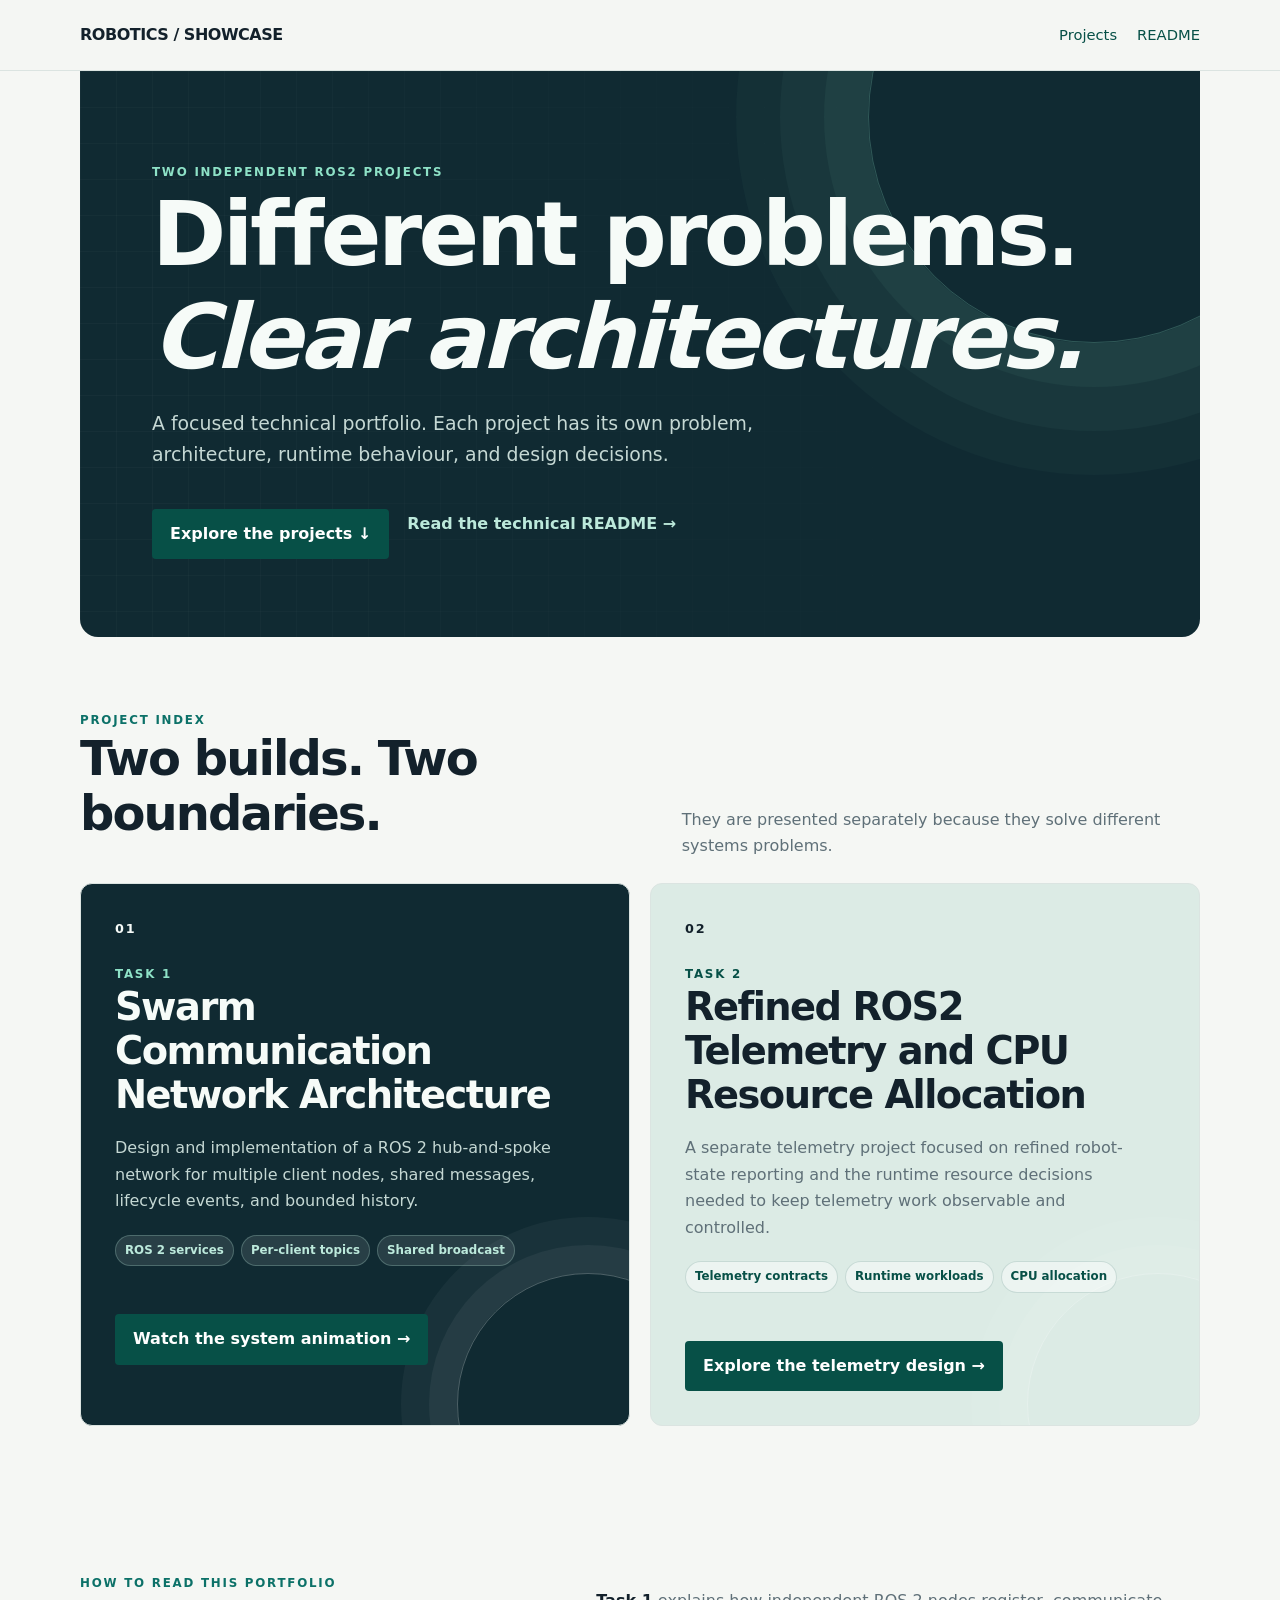
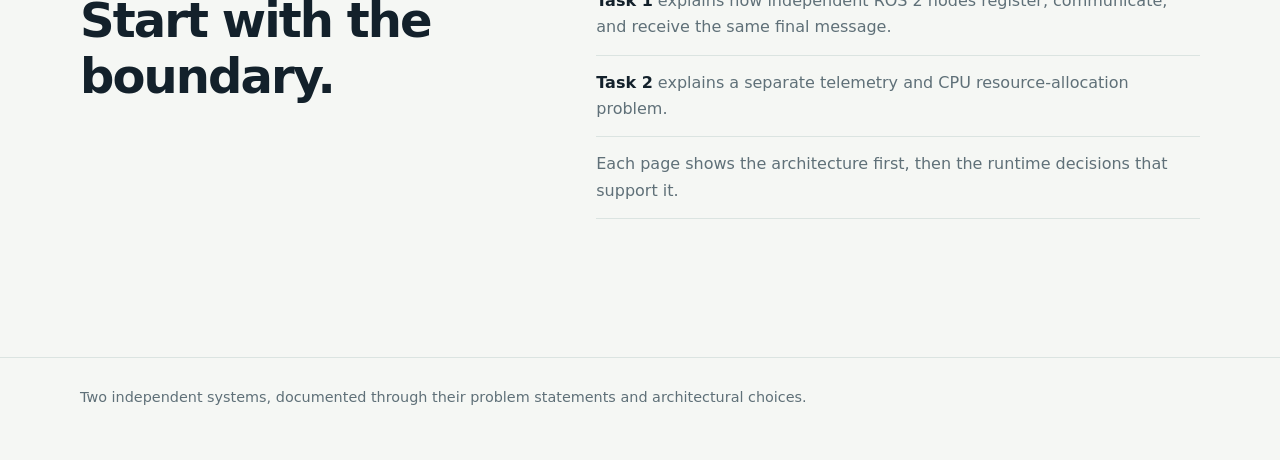
<file: site/index.html>
<!doctype html>
<html lang="en">
<head><meta charset="utf-8"><meta name="viewport" content="width=device-width, initial-scale=1"><meta name="description" content="Two independent robotics projects: swarm communication network architecture and refined ROS2 telemetry."><title>Robotics Projects — Brennan Ow Yong</title><link rel="stylesheet" href="styles.css"></head>
<body>
<header class="topbar"><div class="wrap nav"><a class="brand" href="index.html">ROBOTICS / SHOWCASE</a><nav><a href="#projects">Projects</a><a href="https://github.com/BrennanOwYong/robotics_showcase">README</a></nav></div></header>
<main>
  <section class="wrap hero"><div class="eyebrow">Two independent ROS2 projects</div><h1>Different problems.<br><em>Clear architectures.</em></h1><p class="lede">A focused technical portfolio. Each project has its own problem, architecture, runtime behaviour, and design decisions.</p><div class="hero-actions"><a class="button" href="#projects">Explore the projects ↓</a><a class="text-link" href="https://github.com/BrennanOwYong/robotics_showcase">Read the technical README →</a></div></section>
  <section class="wrap section" id="projects"><div class="section-head"><div><div class="eyebrow">Project index</div><h2>Two builds. Two boundaries.</h2></div><p>They are presented separately because they solve different systems problems.</p></div>
    <div class="project-pair">
      <article class="project-panel task-panel"><div class="project-number">01</div><div class="eyebrow">Task 1</div><h2>Swarm Communication Network Architecture</h2><p>Design and implementation of a ROS 2 hub-and-spoke network for multiple client nodes, shared messages, lifecycle events, and bounded history.</p><div class="project-points"><span>ROS 2 services</span><span>Per-client topics</span><span>Shared broadcast</span></div><a class="button" href="task1.html">Watch the system animation →</a></article>
      <article class="project-panel telemetry-panel"><div class="project-number">02</div><div class="eyebrow">Task 2</div><h2>Refined ROS2 Telemetry and CPU Resource Allocation</h2><p>A separate telemetry project focused on refined robot-state reporting and the runtime resource decisions needed to keep telemetry work observable and controlled.</p><div class="project-points"><span>Telemetry contracts</span><span>Runtime workloads</span><span>CPU allocation</span></div><a class="button" href="telemetry.html">Explore the telemetry design →</a></article>
    </div>
  </section>
  <section class="wrap section split"><div><div class="eyebrow">How to read this portfolio</div><h2>Start with the boundary.</h2></div><div class="decision-stack"><p><strong>Task 1</strong> explains how independent ROS 2 nodes register, communicate, and receive the same final message.</p><p><strong>Task 2</strong> explains a separate telemetry and CPU resource-allocation problem.</p><p>Each page shows the architecture first, then the runtime decisions that support it.</p></div></section>
</main><footer class="site-footer"><div class="wrap">Two independent systems, documented through their problem statements and architectural choices.</div></footer>
</body></html>
</file>
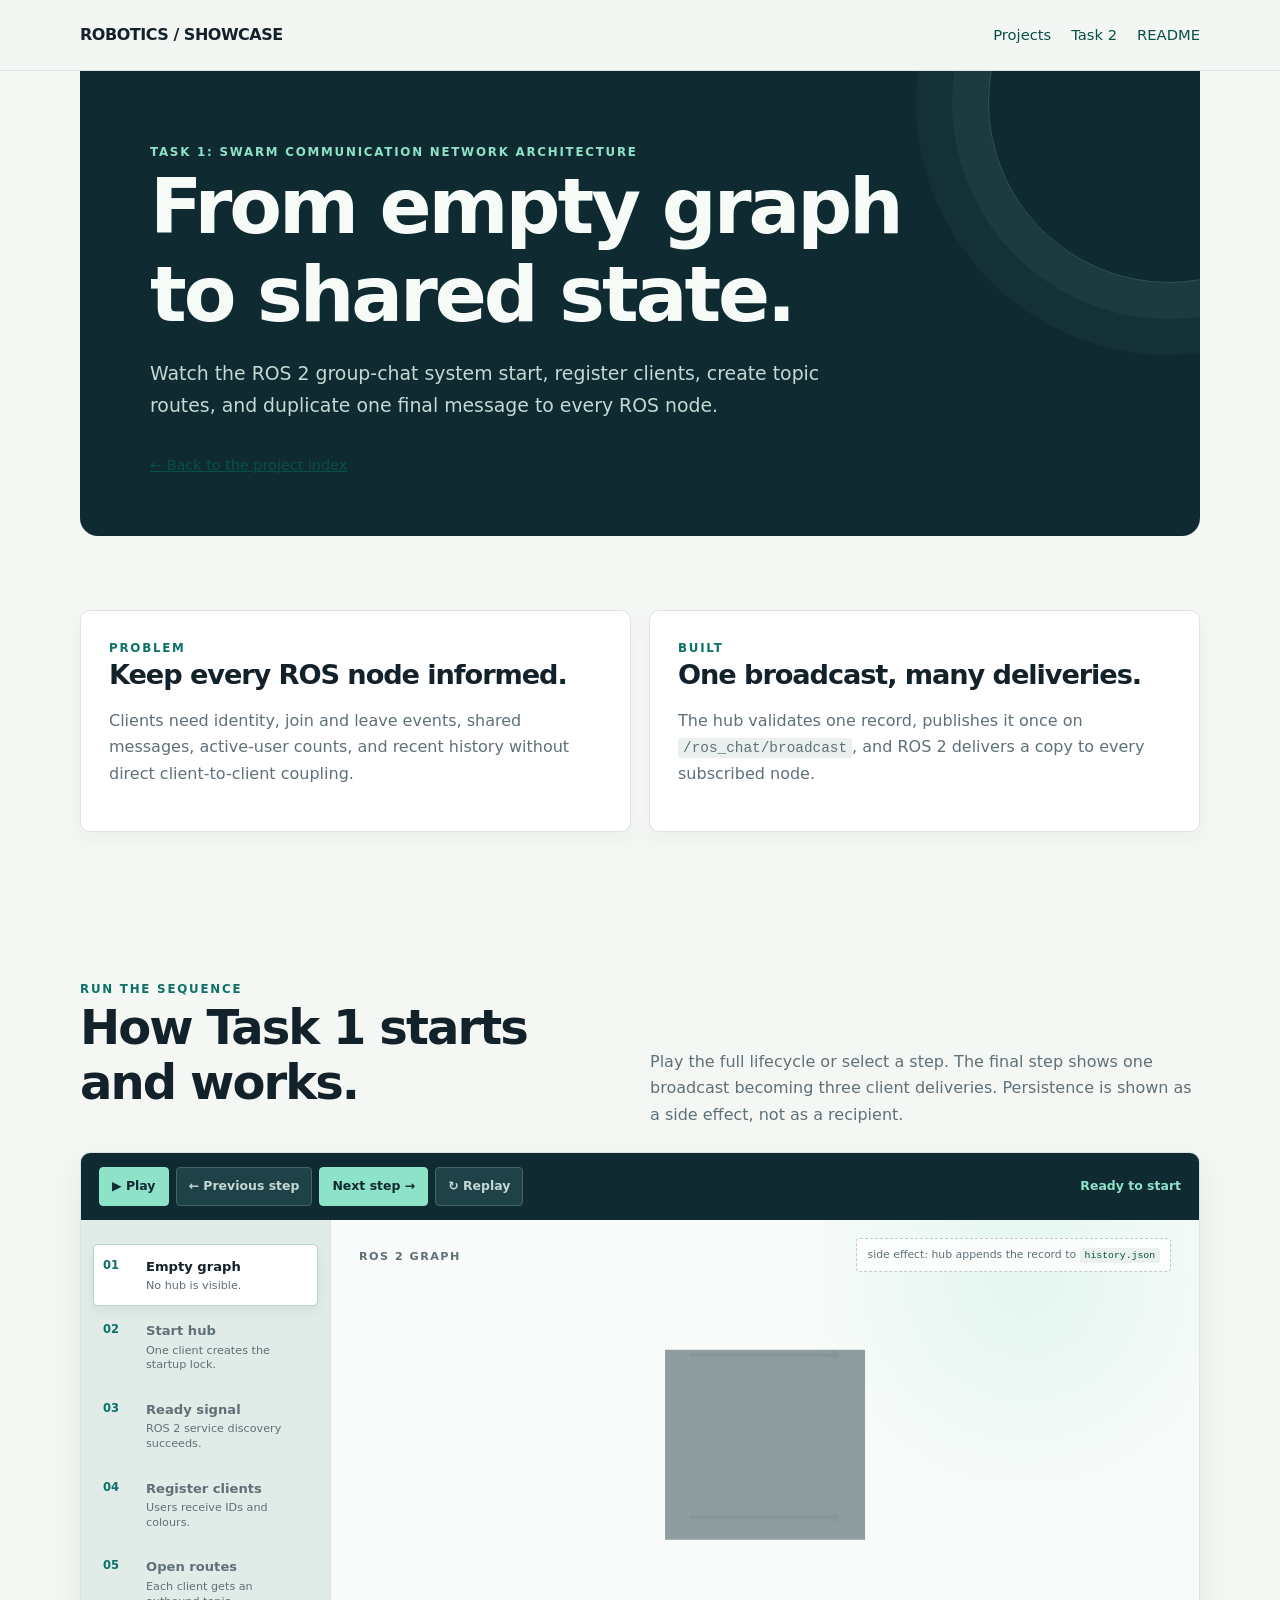
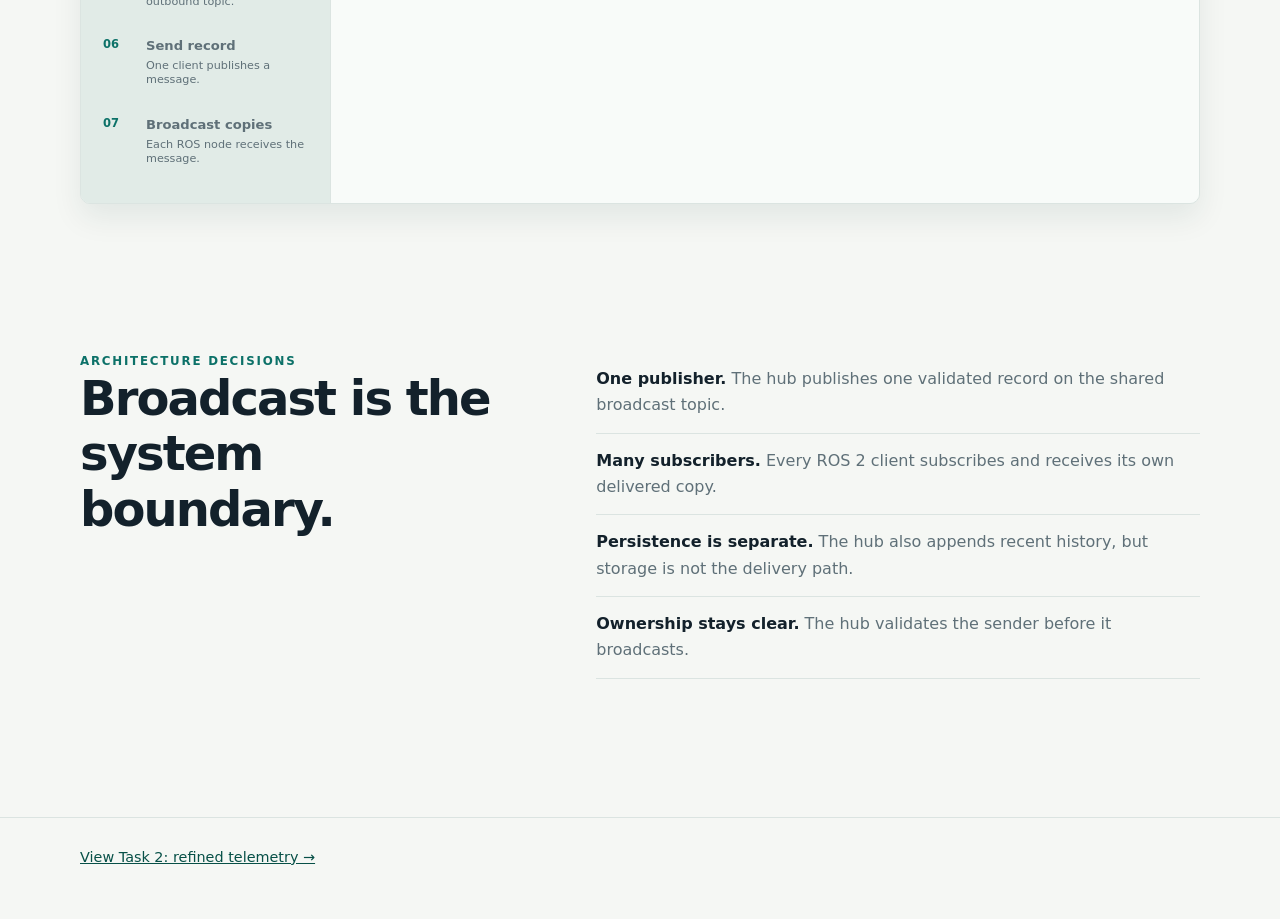
<file: site/task1.html>
<!doctype html>
<html lang="en">
<head><meta charset="utf-8"><meta name="viewport" content="width=device-width, initial-scale=1"><title>Task 1: Swarm Communication Network Architecture — Robotics Showcase</title><link rel="stylesheet" href="styles.css?v=4"></head>
<body>
<header class="topbar"><div class="wrap nav"><a class="brand" href="index.html">ROBOTICS / SHOWCASE</a><nav><a href="index.html#projects">Projects</a><a href="telemetry.html">Task 2</a><a href="https://github.com/BrennanOwYong/robotics_showcase">README</a></nav></div></header>
<main>
  <section class="wrap project-hero"><div class="eyebrow">Task 1: Swarm Communication Network Architecture</div><h1>From empty graph<br>to shared state.</h1><p class="lede">Watch the ROS 2 group-chat system start, register clients, create topic routes, and duplicate one final message to every ROS node.</p><a class="back" href="index.html">← Back to the project index</a></section>
  <section class="wrap section compact-grid"><article class="card"><div class="eyebrow">Problem</div><h2>Keep every ROS node informed.</h2><p>Clients need identity, join and leave events, shared messages, active-user counts, and recent history without direct client-to-client coupling.</p></article><article class="card"><div class="eyebrow">Built</div><h2>One broadcast, many deliveries.</h2><p>The hub validates one record, publishes it once on <code>/ros_chat/broadcast</code>, and ROS 2 delivers a copy to every subscribed node.</p></article></section>
  <section class="wrap section" id="system-animation"><div class="section-head"><div><div class="eyebrow">Run the sequence</div><h2>How Task 1 starts and works.</h2></div><p>Play the full lifecycle or select a step. The final step shows one broadcast becoming three client deliveries. Persistence is shown as a side effect, not as a recipient.</p></div>
    <div class="animation-shell" data-animation>
      <div class="animation-toolbar"><div class="animation-buttons"><button class="anim-button primary" type="button" data-action="play">▶ Play animation</button><button class="anim-button" type="button" data-action="previous">← Previous step</button><button class="anim-button next-step" type="button" data-action="next">Next step →</button><button class="anim-button" type="button" data-action="restart">↻ Replay</button></div><span class="animation-status" data-status aria-live="polite">Ready to start</span></div>
      <div class="animation-body"><ol class="animation-steps" aria-label="System lifecycle steps"><li><button type="button" data-step="0"><b>01</b><span>Empty graph<small>No hub is visible.</small></span></button></li><li><button type="button" data-step="1"><b>02</b><span>Start hub<small>One client creates the startup lock.</small></span></button></li><li><button type="button" data-step="2"><b>03</b><span>Ready signal<small>ROS 2 service discovery succeeds.</small></span></button></li><li><button type="button" data-step="3"><b>04</b><span>Register clients<small>Users receive IDs and colours.</small></span></button></li><li><button type="button" data-step="4"><b>05</b><span>Open routes<small>Each client gets an outbound topic.</small></span></button></li><li><button type="button" data-step="5"><b>06</b><span>Send record<small>One client publishes a message.</small></span></button></li><li><button type="button" data-step="6"><b>07</b><span>Broadcast copies<small>Each ROS node receives the message.</small></span></button></li></ol>
        <div class="animation-scene" data-scene data-step="0"><div class="scene-label">ROS 2 graph</div><div class="scene-grid"><div class="scene-column clients"><div class="anim-node client-a"><small>client node</small><strong>Terminal A</strong><span>/client/user-1</span></div><div class="anim-node client-b"><small>client node</small><strong>Terminal B</strong><span>/client/user-2</span></div><div class="anim-node client-c"><small>client node</small><strong>Terminal C</strong><span>/client/user-3</span></div></div><div class="scene-middle"><div class="route route-in"></div><div class="anim-node anim-hub"><small>background process</small><strong>ROS CHAT HUB</strong><span>registry · validator</span></div><div class="route route-out"></div></div><div class="scene-column outputs"><div class="anim-node output-a"><small>delivery copy 1</small><strong>Terminal A</strong><span>message received</span></div><div class="anim-node output-b"><small>delivery copy 2</small><strong>Terminal B</strong><span>message received</span></div><div class="anim-node output-c"><small>delivery copy 3</small><strong>Terminal C</strong><span>message received</span></div></div></div><div class="packet" data-packet>message</div><div class="persistence-note">side effect: hub appends the record to <code>history.json</code></div><div class="scene-caption" data-caption>Nothing is running yet.</div></div>
      </div>
    </div>
  </section>
  <section class="wrap section split"><div><div class="eyebrow">Architecture decisions</div><h2>Broadcast is the system boundary.</h2></div><div class="decision-stack"><p><strong>One publisher.</strong> The hub publishes one validated record on the shared broadcast topic.</p><p><strong>Many subscribers.</strong> Every ROS 2 client subscribes and receives its own delivered copy.</p><p><strong>Persistence is separate.</strong> The hub also appends recent history, but storage is not the delivery path.</p><p><strong>Ownership stays clear.</strong> The hub validates the sender before it broadcasts.</p></div></section>
</main><footer class="site-footer"><div class="wrap"><a href="telemetry.html">View Task 2: refined telemetry →</a></div></footer><script src="app.js?v=4"></script>
</body></html>
</file>
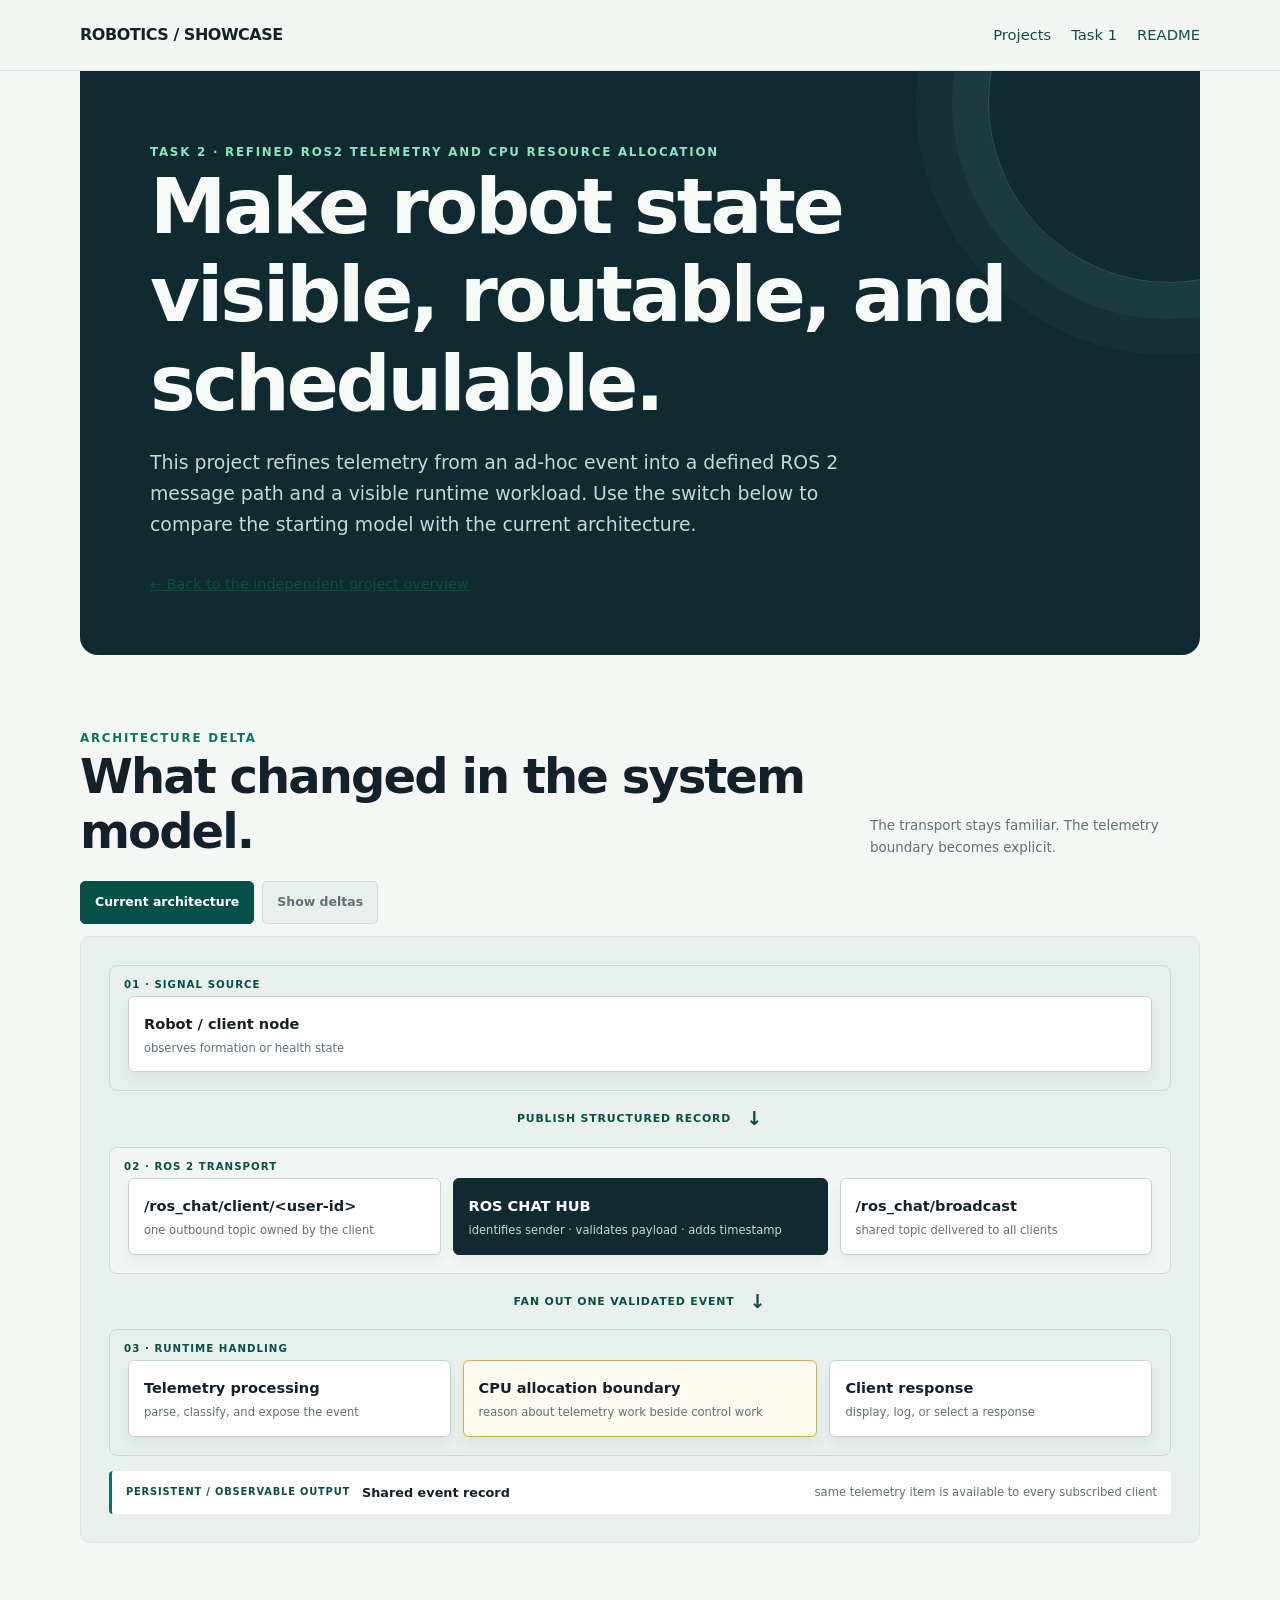
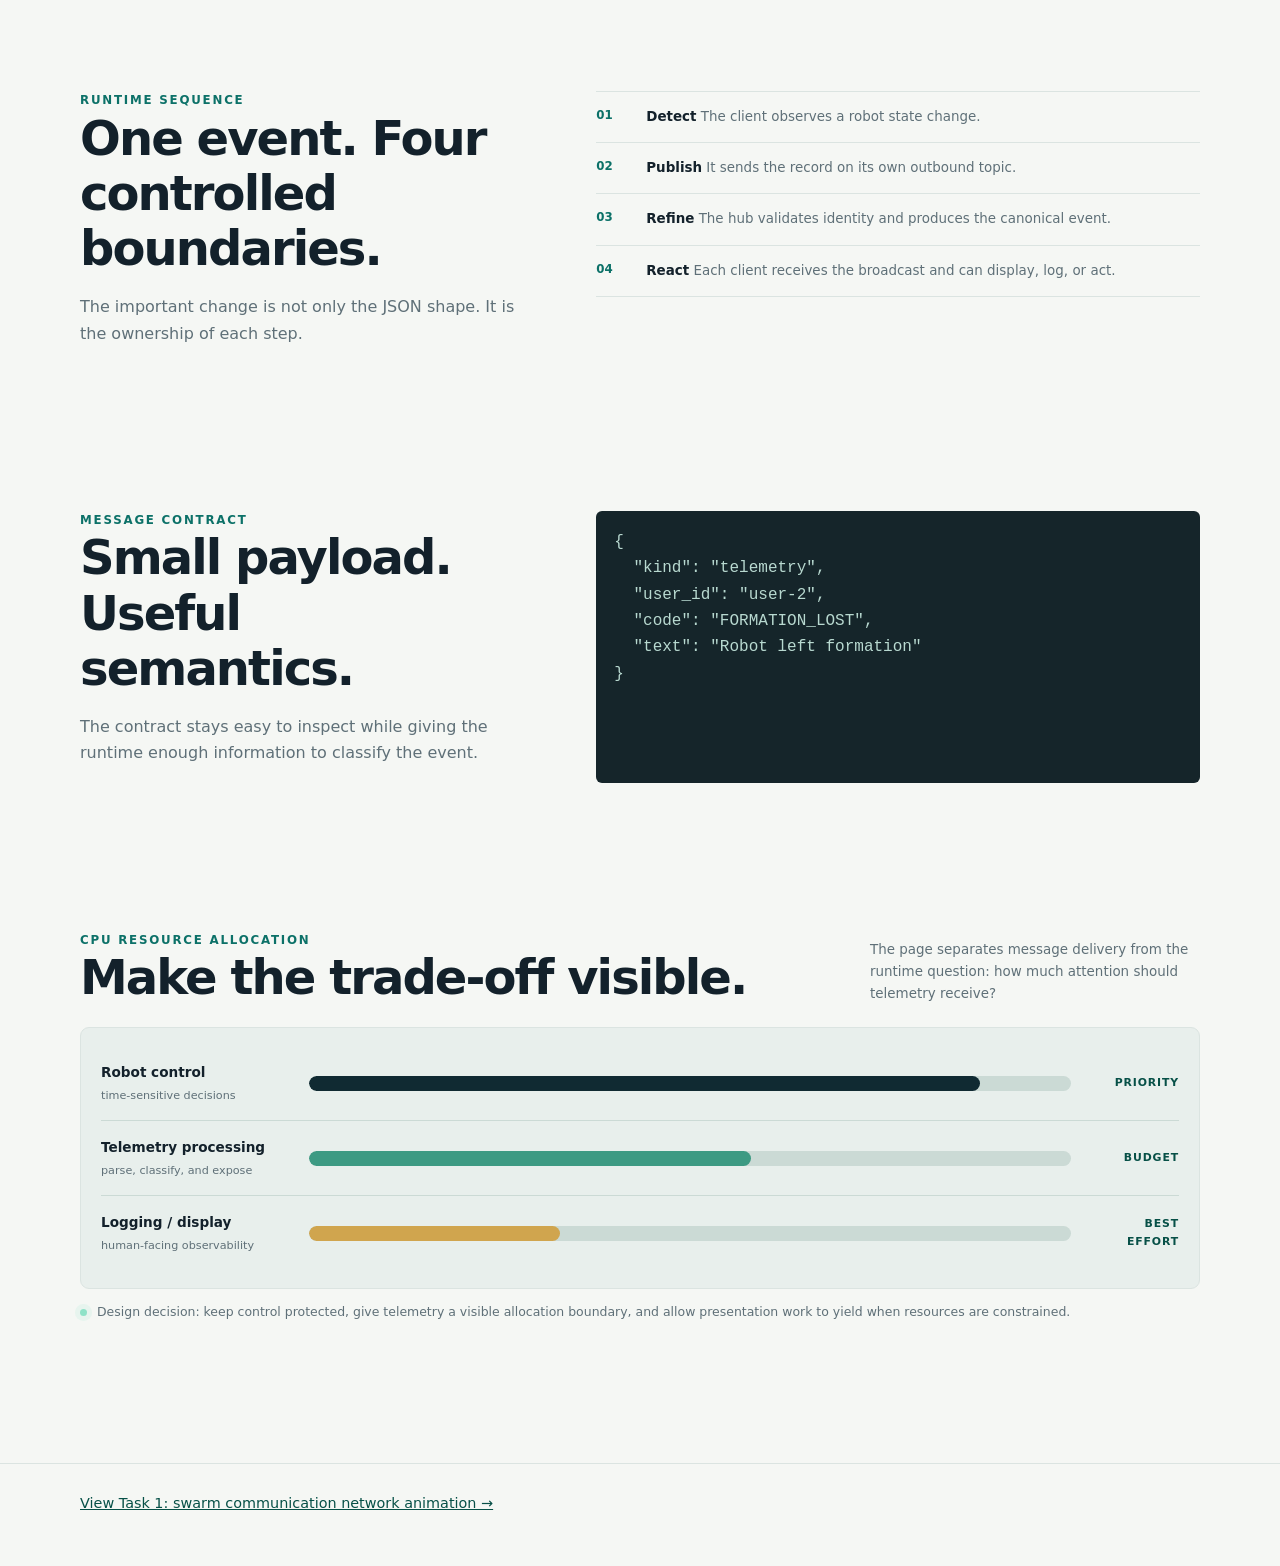
<file: site/telemetry.html>
<!doctype html>
<html lang="en">
<head>
  <meta charset="utf-8">
  <meta name="viewport" content="width=device-width, initial-scale=1">
  <meta name="description" content="Task 2 architecture: refined ROS2 telemetry and CPU resource allocation.">
  <title>Task 2: Refined ROS2 Telemetry and CPU Resource Allocation — Robotics Showcase</title>
  <link rel="stylesheet" href="styles.css?v=5">
</head>
<body>
  <header class="topbar">
    <div class="wrap nav">
      <a class="brand" href="index.html">ROBOTICS / SHOWCASE</a>
      <nav><a href="index.html#projects">Projects</a><a href="task1.html">Task 1</a><a href="https://github.com/BrennanOwYong/robotics_showcase">README</a></nav>
    </div>
  </header>

  <main>
    <section class="wrap project-hero">
      <div class="eyebrow">Task 2 · Refined ROS2 Telemetry and CPU Resource Allocation</div>
      <h1>Make robot state visible, routable, and schedulable.</h1>
      <p class="lede">This project refines telemetry from an ad-hoc event into a defined ROS 2 message path and a visible runtime workload. Use the switch below to compare the starting model with the current architecture.</p>
      <a class="back" href="index.html">← Back to the independent project overview</a>
    </section>

    <section class="wrap section" data-telemetry-architecture>
      <div class="section-heading"><div><div class="eyebrow">Architecture delta</div><h2>What changed in the system model.</h2></div><p class="section-note">The transport stays familiar. The telemetry boundary becomes explicit.</p></div>
      <div class="telemetry-toolbar" role="group" aria-label="Architecture view">
        <button class="telemetry-view-button is-active" type="button" data-telemetry-view="current" aria-pressed="true">Current architecture</button>
        <button class="telemetry-view-button" type="button" data-telemetry-view="delta" aria-pressed="false">Show deltas</button>
      </div>

      <div class="telemetry-view-panel is-active" data-telemetry-panel="current">
        <div class="telemetry-architecture" aria-label="Current telemetry architecture diagram">
          <div class="telemetry-layer layer-source"><span class="layer-label">01 · signal source</span><div class="telemetry-node"><strong>Robot / client node</strong><small>observes formation or health state</small></div></div>
          <div class="telemetry-arrow">publish structured record <span>↓</span></div>
          <div class="telemetry-layer layer-transport"><span class="layer-label">02 · ROS 2 transport</span><div class="telemetry-node"><strong>/ros_chat/client/&lt;user-id&gt;</strong><small>one outbound topic owned by the client</small></div><div class="telemetry-node node-accent"><strong>ROS CHAT HUB</strong><small>identifies sender · validates payload · adds timestamp</small></div><div class="telemetry-node"><strong>/ros_chat/broadcast</strong><small>shared topic delivered to all clients</small></div></div>
          <div class="telemetry-arrow">fan out one validated event <span>↓</span></div>
          <div class="telemetry-layer layer-runtime"><span class="layer-label">03 · runtime handling</span><div class="telemetry-node"><strong>Telemetry processing</strong><small>parse, classify, and expose the event</small></div><div class="telemetry-node node-resource"><strong>CPU allocation boundary</strong><small>reason about telemetry work beside control work</small></div><div class="telemetry-node"><strong>Client response</strong><small>display, log, or select a response</small></div></div>
          <div class="telemetry-side-effect"><span>persistent / observable output</span><strong>Shared event record</strong><small>same telemetry item is available to every subscribed client</small></div>
        </div>
      </div>

      <div class="telemetry-view-panel" data-telemetry-panel="delta" hidden>
        <div class="delta-grid">
          <article class="delta-card"><span class="delta-index">01</span><div><div class="eyebrow">Message contract</div><h3>Implicit state → structured event</h3><p><span class="delta-before">Before</span> A state change is only a local observation.</p><p><span class="delta-after">Now</span> The event carries <code>kind</code>, <code>user_id</code>, <code>code</code>, and <code>text</code>.</p></div></article>
          <article class="delta-card"><span class="delta-index">02</span><div><div class="eyebrow">Validation boundary</div><h3>Local report → hub-owned record</h3><p><span class="delta-before">Before</span> Consumers must infer who produced the signal.</p><p><span class="delta-after">Now</span> The hub validates the sender and publishes one canonical record.</p></div></article>
          <article class="delta-card"><span class="delta-index">03</span><div><div class="eyebrow">Distribution</div><h3>Single recipient → fleet visibility</h3><p><span class="delta-before">Before</span> A fault can remain inside one client.</p><p><span class="delta-after">Now</span> `/ros_chat/broadcast` gives each subscribed client the same event.</p></div></article>
          <article class="delta-card"><span class="delta-index">04</span><div><div class="eyebrow">Resource model</div><h3>Hidden callback → explicit workload</h3><p><span class="delta-before">Before</span> Telemetry cost is mixed into general node activity.</p><p><span class="delta-after">Now</span> Telemetry processing is a named workload for CPU allocation decisions.</p></div></article>
        </div>
      </div>
    </section>

    <section class="wrap section split telemetry-detail">
      <div><div class="eyebrow">Runtime sequence</div><h2>One event. Four controlled boundaries.</h2><p class="muted">The important change is not only the JSON shape. It is the ownership of each step.</p></div>
      <div class="telemetry-runtime-list"><div><b>01</b><span><strong>Detect</strong> The client observes a robot state change.</span></div><div><b>02</b><span><strong>Publish</strong> It sends the record on its own outbound topic.</span></div><div><b>03</b><span><strong>Refine</strong> The hub validates identity and produces the canonical event.</span></div><div><b>04</b><span><strong>React</strong> Each client receives the broadcast and can display, log, or act.</span></div></div>
    </section>

    <section class="wrap section split">
      <div><div class="eyebrow">Message contract</div><h2>Small payload. Useful semantics.</h2><p class="muted">The contract stays easy to inspect while giving the runtime enough information to classify the event.</p></div>
      <pre class="code-card">{
  "kind": "telemetry",
  "user_id": "user-2",
  "code": "FORMATION_LOST",
  "text": "Robot left formation"
}</pre>
    </section>

    <section class="wrap section resource-section">
      <div class="section-heading"><div><div class="eyebrow">CPU resource allocation</div><h2>Make the trade-off visible.</h2></div><p class="section-note">The page separates message delivery from the runtime question: how much attention should telemetry receive?</p></div>
      <div class="resource-board">
        <div class="resource-row"><div><strong>Robot control</strong><small>time-sensitive decisions</small></div><div class="allocation-bar"><span class="allocation-segment control">protected control path</span></div><em>priority</em></div>
        <div class="resource-row"><div><strong>Telemetry processing</strong><small>parse, classify, and expose</small></div><div class="allocation-bar"><span class="allocation-segment telemetry">bounded telemetry workload</span></div><em>budget</em></div>
        <div class="resource-row"><div><strong>Logging / display</strong><small>human-facing observability</small></div><div class="allocation-bar"><span class="allocation-segment observability">deferred output</span></div><em>best effort</em></div>
      </div>
      <p class="resource-caption"><span class="pulse"></span> Design decision: keep control protected, give telemetry a visible allocation boundary, and allow presentation work to yield when resources are constrained.</p>
    </section>
  </main>

  <footer class="site-footer"><div class="wrap"><a href="task1.html">View Task 1: swarm communication network animation →</a></div></footer>
  <script src="app.js?v=5"></script>
</body>
</html>
</file>
<file: site/styles.css>
:root {
  --ink: #13212b;
  --muted: #5f7078;
  --paper: #f5f7f4;
  --card: #ffffff;
  --line: #dbe4e1;
  --accent: #0c7168;
  --accent-dark: #075047;
  --warm: #f2b84b;
  --max: 1120px;
}

* { box-sizing: border-box; }
html { scroll-behavior: smooth; }
body { margin: 0; color: var(--ink); background: var(--paper); font: 16px/1.65 Inter, ui-sans-serif, system-ui, -apple-system, sans-serif; }
a { color: var(--accent-dark); }
a:hover { color: var(--accent); }
.wrap { width: min(var(--max), calc(100% - 40px)); margin: 0 auto; }
.topbar { padding: 22px 0; border-bottom: 1px solid var(--line); background: rgba(245,247,244,.92); }
.nav { display: flex; justify-content: space-between; gap: 24px; align-items: center; }
.brand { font-weight: 800; letter-spacing: -.03em; text-decoration: none; color: var(--ink); }
.nav a:not(.brand) { margin-left: 20px; text-decoration: none; font-size: .92rem; }
.eyebrow { color: var(--accent); text-transform: uppercase; letter-spacing: .15em; font-size: .74rem; font-weight: 800; }
.hero { position: relative; isolation: isolate; overflow: hidden; padding: 92px 72px 78px; max-width: var(--max); color: #f6fbf8; background: #102a32; border-radius: 0 0 18px 18px; }
.hero::before { content: ""; position: absolute; z-index: -1; width: 450px; height: 450px; right: -120px; top: -180px; border: 1px solid rgba(142, 226, 199, .25); border-radius: 50%; box-shadow: 0 0 0 44px rgba(142, 226, 199, .05), 0 0 0 88px rgba(142, 226, 199, .04), 0 0 0 132px rgba(142, 226, 199, .03); }
.hero::after { content: ""; position: absolute; z-index: -1; inset: 0; opacity: .12; background-image: linear-gradient(rgba(255,255,255,.22) 1px, transparent 1px), linear-gradient(90deg, rgba(255,255,255,.22) 1px, transparent 1px); background-size: 36px 36px; mask-image: linear-gradient(90deg, #000, transparent 80%); }
.hero .eyebrow { color: #8ee2c7; }
.hero .lede { color: #c5d8d4; max-width: 700px; }
.hero-actions { display: flex; flex-wrap: wrap; align-items: center; gap: 18px; }
.text-link { color: #bce9db; text-decoration: none; font-weight: 700; }
.text-link:hover { color: #fff; }
h1, h2, h3 { line-height: 1.15; letter-spacing: -.04em; margin: 0 0 18px; }
h1 { font-size: clamp(2.8rem, 7vw, 5.8rem); }
h2 { font-size: clamp(2rem, 4vw, 3rem); }
h3 { font-size: 1.3rem; }
.lede { color: var(--muted); font-size: 1.18rem; max-width: 720px; }
.button { display: inline-block; margin-top: 20px; padding: 12px 18px; color: #fff; background: var(--accent-dark); border-radius: 4px; text-decoration: none; font-weight: 700; }
.button:hover { color: #fff; background: var(--accent); }
.metrics { display: grid; grid-template-columns: repeat(4, 1fr); margin-top: 26px; border-bottom: 1px solid var(--line); }
.metrics div { display: flex; flex-direction: column; gap: 1px; padding: 20px 24px; border-left: 1px solid var(--line); }
.metrics div:first-child { border-left: 0; padding-left: 0; }
.metrics strong { color: var(--accent-dark); font-size: 2rem; letter-spacing: -.06em; }
.metrics span { color: var(--muted); font-size: .78rem; text-transform: uppercase; letter-spacing: .1em; }
.section { padding: 74px 0; }
.section-head { display: flex; justify-content: space-between; align-items: end; gap: 20px; margin-bottom: 24px; }
.section-head p { max-width: 550px; color: var(--muted); margin: 0; }
.filterbar { display: flex; flex-wrap: wrap; align-items: center; gap: 8px; margin: 28px 0 20px; }
.filter-label { margin-right: 5px; color: var(--muted); font-size: .78rem; text-transform: uppercase; letter-spacing: .1em; font-weight: 800; }
.filter { padding: 8px 13px; color: var(--muted); background: transparent; border: 1px solid var(--line); border-radius: 999px; font: inherit; font-size: .84rem; cursor: pointer; }
.filter:hover, .filter.is-active { color: #fff; background: var(--accent-dark); border-color: var(--accent-dark); }
.grid { display: grid; grid-template-columns: repeat(2, 1fr); gap: 18px; }
.card { padding: 28px; background: var(--card); border: 1px solid var(--line); border-radius: 10px; box-shadow: 0 7px 18px rgba(16, 46, 50, .04); }
.card p { color: var(--muted); }
.card-link { text-decoration: none; display: block; color: inherit; height: 100%; }
.card-link { transition: transform .18s ease, box-shadow .18s ease, border-color .18s ease; }
.card-link.reveal { animation: rise .5s both; }
.card-link:hover { transform: translateY(-4px); border-color: #8fcabc; box-shadow: 0 15px 30px rgba(16, 46, 50, .1); }
.card-link:hover h3 { color: var(--accent); }
.card-link[hidden] { display: none; }
.tags { display: flex; flex-wrap: wrap; gap: 7px; margin: 18px 0 0; }
.tag { color: var(--accent-dark); background: #e7f1ee; padding: 4px 8px; border-radius: 999px; font-size: .78rem; font-weight: 700; }
.split { display: grid; grid-template-columns: .85fr 1.15fr; gap: 70px; }
.split p, .split li { color: var(--muted); }
.section-intro { max-width: 360px; }
.approach-list { border-top: 1px solid var(--line); }
.approach-list div { display: grid; grid-template-columns: 46px 1fr; gap: 16px; border-bottom: 1px solid var(--line); }
.approach-list span { padding-top: 18px; color: var(--accent); font-weight: 800; font-size: .8rem; }
.approach-list p { margin: 14px 0; }
.site-footer { margin-top: 64px; padding: 28px 0 50px; border-top: 1px solid var(--line); color: var(--muted); font-size: .9rem; }
.project-hero { position: relative; isolation: isolate; overflow: hidden; padding: 72px 70px 58px; max-width: var(--max); color: #f6fbf8; background: #102a32; border-radius: 0 0 18px 18px; }
.project-hero::after { content: ""; position: absolute; z-index: -1; width: 360px; height: 360px; right: -150px; top: -150px; border: 1px solid rgba(142,226,199,.22); border-radius: 50%; box-shadow: 0 0 0 36px rgba(142,226,199,.05), 0 0 0 72px rgba(142,226,199,.04); }
.project-hero .eyebrow { color: #8ee2c7; }
.project-hero .lede { color: #c5d8d4; }
.project-hero h1 { font-size: clamp(2.6rem, 6vw, 4.8rem); }
.project-meta { display: flex; flex-wrap: wrap; gap: 8px; margin-top: 24px; }
.project-body { display: grid; grid-template-columns: 1.4fr .6fr; gap: 54px; padding-bottom: 70px; }
.project-body h2 { margin-top: 42px; font-size: 2rem; }
.project-body h2:first-child { margin-top: 0; }
.project-body p, .project-body li { color: var(--muted); }
.facts { height: max-content; position: sticky; top: 20px; }
.facts dl { margin: 0; }
.facts dt { margin-top: 18px; color: var(--accent); font-size: .75rem; font-weight: 800; letter-spacing: .1em; text-transform: uppercase; }
.facts dd { margin: 3px 0 0; color: var(--ink); }
code { padding: 2px 5px; background: #eaf0ee; border-radius: 3px; font-size: .9em; }
pre { padding: 18px; overflow-x: auto; background: #15252a; color: #d9ebe6; border-radius: 6px; }
.back { display: inline-block; margin-top: 14px; font-size: .9rem; }
@keyframes rise { from { opacity: 0; transform: translateY(9px); } to { opacity: 1; transform: translateY(0); } }
@media (max-width: 760px) { .nav { align-items: flex-start; } .nav a:not(.brand) { margin-left: 10px; } .grid, .split, .project-body, .metrics { grid-template-columns: 1fr; } .hero, .project-hero { padding: 60px 28px; border-radius: 0 0 12px 12px; } .hero h1 { font-size: clamp(2.6rem, 14vw, 4rem); } .metrics div, .metrics div:first-child { padding: 14px 0; border-left: 0; border-bottom: 1px solid var(--line); } .metrics div:last-child { border-bottom: 0; } .facts { position: static; } }

/* Task 1 and telemetry presentation */
.view-tabs { display: flex; gap: 8px; margin: 28px 0 12px; }
.view-tab { padding: 12px 16px; color: var(--muted); background: #e9efec; border: 1px solid transparent; border-radius: 6px 6px 0 0; font: inherit; font-size: .88rem; font-weight: 800; cursor: pointer; }
.view-tab:hover, .view-tab.is-active { color: #fff; background: var(--accent-dark); }
.architecture-panel { display: none; padding: 24px; background: #e8efec; border: 1px solid var(--line); border-radius: 0 10px 10px 10px; }
.architecture-panel.is-active { display: block; animation: rise .3s both; }
.diagram-caption, .diagram-foot { display: flex; justify-content: space-between; gap: 18px; color: var(--muted); font-size: .78rem; text-transform: uppercase; letter-spacing: .08em; font-weight: 800; }
.diagram-foot { margin-top: 22px; color: var(--accent-dark); font-size: .72rem; }
.live-dot { color: var(--accent); }.live-dot.amber { color: #b77718; }
.flow-diagram { display: grid; grid-template-columns: 1fr auto 1fr auto 1fr; align-items: center; gap: 14px; margin: 24px 0 0; }
.node { display: flex; flex-direction: column; gap: 3px; min-height: 100px; justify-content: center; padding: 18px; background: #fff; border: 1px solid #cbdad5; border-radius: 8px; box-shadow: 0 7px 15px rgba(16,46,50,.05); }
.node small { color: var(--accent); text-transform: uppercase; letter-spacing: .1em; font-size: .64rem; font-weight: 800; }.node strong { font-size: 1.08rem; letter-spacing: -.02em; }.node span { color: var(--muted); font-size: .78rem; }
.node.hub { color: #fff; background: #102a32; border-color: #102a32; }.node.hub small { color: #8ee2c7; }.node.hub span { color: #c5d8d4; }
.arrow { color: var(--accent-dark); text-align: center; font-size: 1.5rem; font-weight: 800; }.arrow span { display: block; color: var(--muted); font-size: .64rem; text-transform: uppercase; letter-spacing: .08em; }
.compact-grid { display: grid; grid-template-columns: 1fr 1fr; gap: 18px; }.compact-grid h2 { font-size: 1.7rem; }.inline-link { display: inline-block; margin-top: 12px; font-weight: 800; text-decoration: none; }
.project-pair { display: grid; grid-template-columns: 1fr 1fr; gap: 20px; }.project-panel { position: relative; overflow: hidden; min-height: 360px; padding: 34px; border-radius: 12px; border: 1px solid var(--line); }.project-panel::after { content: ""; position: absolute; right: -90px; bottom: -110px; width: 260px; height: 260px; border: 1px solid rgba(255,255,255,.25); border-radius: 50%; box-shadow: 0 0 0 28px rgba(255,255,255,.05), 0 0 0 56px rgba(255,255,255,.04); }.task-panel { color: #f6fbf8; background: #102a32; }.telemetry-panel { color: #13212b; background: #dcebe5; }.project-panel .eyebrow { color: #8ee2c7; }.telemetry-panel .eyebrow { color: var(--accent-dark); }.project-panel h2 { position: relative; z-index: 1; max-width: 440px; font-size: clamp(1.8rem, 3vw, 2.8rem); }.project-panel p { position: relative; z-index: 1; max-width: 450px; color: #c5d8d4; }.telemetry-panel p { color: var(--muted); }.project-number { position: relative; z-index: 1; margin-bottom: 26px; font-size: .8rem; font-weight: 900; letter-spacing: .14em; }.project-points { position: relative; z-index: 1; display: flex; flex-wrap: wrap; gap: 7px; margin: 20px 0 28px; }.project-points span { padding: 5px 9px; color: #bce9db; background: rgba(255,255,255,.1); border: 1px solid rgba(188,233,219,.25); border-radius: 999px; font-size: .74rem; font-weight: 800; }.telemetry-panel .project-points span { color: var(--accent-dark); background: rgba(255,255,255,.45); border-color: rgba(7,80,71,.16); }.project-panel .button { position: relative; z-index: 1; }.telemetry-panel .button { color: #fff; background: var(--accent-dark); }
.decision-grid { display: grid; grid-template-columns: 1fr 1fr; gap: 16px; }.decision { padding: 20px; border-top: 2px solid var(--accent); background: #fff; }.decision span, .story-step > span { color: var(--accent); font-size: .75rem; font-weight: 900; letter-spacing: .1em; }.decision h3 { margin: 8px 0 6px; font-size: 1.05rem; }.decision p, .story-step p { margin: 0; color: var(--muted); font-size: .92rem; }
.telemetry-section { padding-top: 42px; }.telemetry-console { overflow: hidden; margin: 24px 0 10px; color: #d9ebe6; background: #15252a; border-radius: 9px; box-shadow: 0 12px 28px rgba(16,46,50,.15); }.console-head { display: flex; align-items: center; gap: 14px; padding: 13px 18px; background: #1e353b; font-size: .78rem; }.console-head i { display: inline-block; width: 8px; height: 8px; margin-right: 4px; background: #ef6b5b; border-radius: 50%; }.console-head i:nth-child(2) { background: #f2b84b; }.console-head i:nth-child(3) { background: #77d6a9; }.console-state { margin-left: auto; color: #8aa7a1; }.console-body { padding: 22px; }.event-buttons { display: flex; flex-wrap: wrap; gap: 8px; }.event-buttons button { padding: 8px 10px; color: #b8d9d0; background: transparent; border: 1px solid #45625f; border-radius: 4px; font: inherit; font-size: .72rem; font-weight: 800; cursor: pointer; }.event-buttons button:hover, .event-buttons button.is-selected { color: #15252a; background: #8ee2c7; }.console-body pre { margin: 22px 0; padding: 0; color: #b8d9d0; background: transparent; }.console-result { display: flex; align-items: center; gap: 9px; color: #8ee2c7; font-size: .82rem; }.pulse { width: 7px; height: 7px; background: #8ee2c7; border-radius: 50%; box-shadow: 0 0 0 5px rgba(142,226,199,.14); }
.project-hero { position: relative; isolation: isolate; overflow: hidden; padding: 72px 70px 58px; max-width: var(--max); color: #f6fbf8; background: #102a32; border-radius: 0 0 18px 18px; }.project-hero::after { content: ""; position: absolute; z-index: -1; width: 360px; height: 360px; right: -150px; top: -150px; border: 1px solid rgba(142,226,199,.22); border-radius: 50%; box-shadow: 0 0 0 36px rgba(142,226,199,.05), 0 0 0 72px rgba(142,226,199,.04); }.project-hero .eyebrow { color: #8ee2c7; }.project-hero .lede { color: #c5d8d4; }.project-hero h1 { font-size: clamp(2.6rem, 6vw, 4.8rem); }
.large-architecture { display: grid; grid-template-columns: 1fr 1.2fr 1fr; align-items: center; gap: 24px; padding: 34px; background: #e8efec; border: 1px solid var(--line); border-radius: 10px; }.large-column { display: grid; gap: 14px; }.large-center { display: grid; gap: 14px; align-items: center; }.connector-label { color: var(--muted); text-align: center; font-size: .7rem; text-transform: uppercase; letter-spacing: .08em; }.node.output { border-left: 4px solid var(--accent); }.decision-stack p { margin: 0; padding: 14px 0; color: var(--muted); border-bottom: 1px solid var(--line); }.decision-stack strong { color: var(--ink); }.telemetry-story { max-width: 760px; margin: 0 auto; }.story-step { display: grid; grid-template-columns: 54px 1fr; gap: 18px; align-items: start; padding: 20px 24px; background: #fff; border: 1px solid var(--line); border-radius: 8px; }.story-step h3 { margin: 0 0 4px; }.story-line { width: 2px; height: 28px; margin-left: 27px; background: #a7cec1; }.code-card { margin: 0; background: #15252a; color: #b8d9d0; }
@media (max-width: 760px) { .flow-diagram { grid-template-columns: 1fr; }.arrow { transform: rotate(90deg); }.diagram-foot, .diagram-caption { flex-direction: column; gap: 6px; }.decision-grid, .compact-grid, .project-pair, .large-architecture { grid-template-columns: 1fr; }.large-architecture { padding: 20px; }.project-panel { min-height: 0; padding: 26px; } }
.animation-shell { overflow: hidden; background: #eef4f1; border: 1px solid var(--line); border-radius: 10px; box-shadow: 0 14px 30px rgba(16,46,50,.08); }
.animation-toolbar { display: flex; align-items: center; justify-content: space-between; gap: 16px; padding: 14px 18px; background: #102a32; color: #c5d8d4; }.animation-buttons { display: flex; flex-wrap: wrap; gap: 7px; }.anim-button { padding: 8px 12px; color: #c5d8d4; background: #1e4248; border: 1px solid #41676a; border-radius: 4px; font: inherit; font-size: .78rem; font-weight: 800; cursor: pointer; }.anim-button:hover, .anim-button.primary, .anim-button.next-step { color: #102a32; background: #8ee2c7; border-color: #8ee2c7; }.animation-status { color: #8ee2c7; font-size: .78rem; font-weight: 800; }
.animation-body { display: grid; grid-template-columns: 250px 1fr; min-height: 520px; }.animation-steps { display: grid; align-content: center; gap: 2px; margin: 0; padding: 24px 12px; list-style: none; background: #e1ebe7; border-right: 1px solid var(--line); }.animation-steps button { display: grid; grid-template-columns: 35px 1fr; gap: 8px; width: 100%; padding: 11px 9px; color: var(--muted); text-align: left; background: transparent; border: 1px solid transparent; border-radius: 5px; font: inherit; cursor: pointer; }.animation-steps button:hover, .animation-steps button.is-current { color: var(--ink); background: #fff; border-color: #b7d5ca; box-shadow: 0 5px 12px rgba(16,46,50,.06); }.animation-steps b { color: var(--accent); font-size: .72rem; }.animation-steps span { font-weight: 800; font-size: .82rem; }.animation-steps small { display: block; margin-top: 2px; color: var(--muted); font-size: .7rem; font-weight: 400; line-height: 1.3; }
.animation-scene { position: relative; overflow: hidden; padding: 28px; background: radial-gradient(circle at 80% 10%, rgba(142,226,199,.2), transparent 26%), #f8fbf9; }.scene-label { color: var(--muted); text-transform: uppercase; letter-spacing: .13em; font-size: .7rem; font-weight: 800; }.scene-grid { display: grid; grid-template-columns: 1fr 150px 1fr; align-items: center; gap: 18px; min-height: 340px; }.scene-column { display: grid; gap: 13px; }.scene-middle { display: grid; gap: 10px; align-items: center; }.anim-node { position: relative; z-index: 2; display: flex; flex-direction: column; gap: 3px; min-height: 88px; justify-content: center; padding: 15px; background: #fff; border: 1px solid #cbdad5; border-radius: 7px; box-shadow: 0 8px 18px rgba(16,46,50,.06); opacity: .45; transform: scale(.98); transition: opacity .45s ease, transform .45s ease, border-color .45s ease, box-shadow .45s ease; }.anim-node small { color: var(--accent); text-transform: uppercase; letter-spacing: .1em; font-size: .6rem; font-weight: 800; }.anim-node strong { font-size: .95rem; }.anim-node span { color: var(--muted); font-size: .7rem; }.anim-hub { color: #fff; background: #102a32; border-color: #102a32; }.anim-hub small { color: #8ee2c7; }.anim-hub span { color: #c5d8d4; }.route { position: relative; height: 4px; background: #bed5cd; opacity: .3; transition: opacity .4s ease, background .4s ease; }.route::after { content: ""; position: absolute; top: -4px; right: -1px; border-top: 6px solid transparent; border-bottom: 6px solid transparent; border-left: 8px solid #bed5cd; }
.scene-caption { position: absolute; right: 28px; bottom: 22px; left: 28px; padding: 12px 15px; color: var(--accent-dark); background: #e4f3ed; border-left: 3px solid var(--accent); border-radius: 4px; font-size: .82rem; }.caption-pop { animation: caption-pop .45s both; }.packet { position: absolute; z-index: 5; top: 50%; left: 24%; display: none; padding: 5px 8px; color: #102a32; background: #f2b84b; border-radius: 4px; font-size: .65rem; font-weight: 900; box-shadow: 0 5px 12px rgba(16,46,50,.2); }
.persistence-note { position: absolute; top: 18px; right: 28px; padding: 7px 10px; color: var(--muted); background: rgba(255,255,255,.78); border: 1px dashed #b8cec6; border-radius: 4px; font-size: .68rem; }.persistence-note code { color: var(--accent-dark); }
[data-step="1"] .anim-hub, [data-step="2"] .anim-hub, [data-step="3"] .anim-hub, [data-step="4"] .anim-hub, [data-step="5"] .anim-hub, [data-step="6"] .anim-hub { opacity: 1; transform: scale(1); } [data-step="2"] .route-in, [data-step="3"] .route-in, [data-step="4"] .route-in, [data-step="5"] .route-in, [data-step="6"] .route-in, [data-step="4"] .route-out, [data-step="5"] .route-out, [data-step="6"] .route-out { opacity: 1; background: #8fcabc; }
[data-step="3"] .anim-node.client-a, [data-step="3"] .anim-node.client-b, [data-step="3"] .anim-node.client-c, [data-step="4"] .anim-node.client-a, [data-step="4"] .anim-node.client-b, [data-step="4"] .anim-node.client-c, [data-step="5"] .anim-node.client-a, [data-step="5"] .anim-node.client-b, [data-step="5"] .anim-node.client-c, [data-step="6"] .anim-node.client-a, [data-step="6"] .anim-node.client-b, [data-step="6"] .anim-node.client-c { opacity: 1; transform: scale(1); } [data-step="6"] .anim-node.output-a, [data-step="6"] .anim-node.output-b, [data-step="6"] .anim-node.output-c { opacity: 1; transform: scale(1); border-color: #8fcabc; box-shadow: 0 0 0 5px rgba(142,226,199,.16), 0 8px 18px rgba(16,46,50,.06); } [data-step="5"] .client-a { border-color: #f2b84b; box-shadow: 0 0 0 5px rgba(242,184,75,.18); } [data-step="5"] .packet { display: block; animation: packet-hub 1s both; } [data-step="6"] .packet { display: block; animation: packet-broadcast 1.15s both; } [data-step="6"] .packet::before, [data-step="6"] .packet::after { content: "message"; position: absolute; left: 0; padding: 5px 8px; color: #102a32; background: #f2b84b; border-radius: 4px; box-shadow: 0 5px 12px rgba(16,46,50,.2); } [data-step="6"] .packet::before { top: -42px; animation: packet-copy .8s .15s both; } [data-step="6"] .packet::after { top: 42px; animation: packet-copy .8s .3s both; }
@keyframes packet-hub { from { left: 22%; opacity: 0; } 15% { opacity: 1; } to { left: 48%; opacity: 1; } } @keyframes packet-broadcast { from { left: 49%; opacity: 0; } 15% { opacity: 1; } to { left: 78%; opacity: 1; } } @keyframes packet-copy { from { opacity: 0; transform: translateX(-8px); } to { opacity: 1; transform: translateX(0); } } @keyframes caption-pop { from { opacity: .2; transform: translateY(7px); } to { opacity: 1; transform: translateY(0); } }
@media (max-width: 760px) { .animation-toolbar { align-items: flex-start; flex-direction: column; }.animation-body { grid-template-columns: 1fr; }.animation-steps { grid-template-columns: 1fr 1fr; border-right: 0; border-bottom: 1px solid var(--line); }.animation-scene { min-height: 620px; }.scene-grid { grid-template-columns: 1fr; min-height: 470px; }.scene-middle { order: -1; }.route { width: 4px; height: 24px; margin: 0 auto; }.route::after { top: auto; right: -4px; bottom: -6px; border-top: 8px solid #bed5cd; border-right: 6px solid transparent; border-bottom: 0; border-left: 6px solid transparent; }.packet { top: 45%; left: 47%; }.scene-caption { right: 16px; bottom: 16px; left: 16px; } }

/* Task 2 architecture delta view */
.section-heading { display: flex; align-items: end; justify-content: space-between; gap: 28px; margin-bottom: 22px; }.section-heading h2 { margin-bottom: 0; }.section-note { max-width: 330px; margin: 0; color: var(--muted); font-size: .84rem; }.telemetry-toolbar { display: flex; gap: 8px; margin-bottom: 12px; }.telemetry-view-button { padding: 10px 14px; color: var(--muted); background: #e8efec; border: 1px solid #cbdad5; border-radius: 5px; font: inherit; font-size: .78rem; font-weight: 800; cursor: pointer; }.telemetry-view-button:hover, .telemetry-view-button.is-active { color: #fff; background: var(--accent-dark); border-color: var(--accent-dark); }.telemetry-view-panel { animation: rise .3s both; }.telemetry-view-panel[hidden] { display: none; }
.telemetry-architecture { position: relative; padding: 28px; background: #e8efec; border: 1px solid var(--line); border-radius: 10px; }.telemetry-layer { position: relative; display: grid; gap: 12px; padding: 30px 18px 18px; border: 1px solid #c6d9d1; border-radius: 8px; }.layer-label { position: absolute; top: 10px; left: 14px; color: var(--accent-dark); text-transform: uppercase; letter-spacing: .1em; font-size: .64rem; font-weight: 900; }.layer-source { grid-template-columns: minmax(180px, 1fr); }.layer-transport { grid-template-columns: 1fr 1.2fr 1fr; background: rgba(255,255,255,.42); }.layer-runtime { grid-template-columns: 1fr 1.1fr 1fr; }.telemetry-node { display: flex; flex-direction: column; justify-content: center; gap: 5px; min-height: 76px; padding: 15px; background: #fff; border: 1px solid #bfd3ca; border-radius: 6px; box-shadow: 0 7px 14px rgba(16,46,50,.05); }.telemetry-node strong { font-size: .91rem; }.telemetry-node small { color: var(--muted); font-size: .72rem; line-height: 1.35; }.telemetry-node.node-accent { color: #fff; background: #102a32; border-color: #102a32; }.telemetry-node.node-accent small { color: #c5d8d4; }.telemetry-node.node-resource { border-color: #d4aa58; background: #fffaf0; }.telemetry-arrow { display: flex; align-items: center; justify-content: center; gap: 15px; padding: 12px 0; color: var(--accent-dark); text-align: center; text-transform: uppercase; letter-spacing: .08em; font-size: .68rem; font-weight: 900; }.telemetry-arrow span { font-size: 1.2rem; }.telemetry-side-effect { display: flex; align-items: center; gap: 12px; margin-top: 15px; padding: 11px 14px; background: #fff; border-left: 3px solid var(--accent); border-radius: 4px; }.telemetry-side-effect span { color: var(--accent-dark); text-transform: uppercase; letter-spacing: .08em; font-size: .62rem; font-weight: 900; }.telemetry-side-effect strong { font-size: .8rem; }.telemetry-side-effect small { margin-left: auto; color: var(--muted); font-size: .72rem; }.delta-grid { display: grid; grid-template-columns: 1fr 1fr; gap: 14px; }.delta-card { display: grid; grid-template-columns: 42px 1fr; gap: 14px; padding: 20px; background: #fff; border: 1px solid var(--line); border-top: 3px solid var(--accent); border-radius: 7px; }.delta-index { color: var(--accent); font-size: .76rem; font-weight: 900; letter-spacing: .08em; }.delta-card h3 { margin: 5px 0 12px; font-size: 1.1rem; }.delta-card p { margin: 7px 0 0; color: var(--muted); font-size: .82rem; line-height: 1.45; }.delta-before, .delta-after { display: inline-block; min-width: 48px; margin-right: 4px; text-transform: uppercase; letter-spacing: .06em; font-size: .62rem; font-weight: 900; }.delta-before { color: #aa6d25; }.delta-after { color: var(--accent-dark); }.delta-card code { padding: 2px 4px; color: var(--accent-dark); background: #e8f2ee; border-radius: 3px; font-size: .76rem; }.telemetry-detail { align-items: start; }.muted { color: var(--muted); }.telemetry-runtime-list { display: grid; gap: 0; border-top: 1px solid var(--line); }.telemetry-runtime-list > div { display: grid; grid-template-columns: 38px 1fr; gap: 12px; padding: 14px 0; border-bottom: 1px solid var(--line); }.telemetry-runtime-list b { color: var(--accent); font-size: .74rem; }.telemetry-runtime-list span { color: var(--muted); font-size: .84rem; }.telemetry-runtime-list strong { color: var(--ink); }.resource-section { padding-bottom: 76px; }.resource-board { padding: 18px 20px; background: #e8efec; border: 1px solid var(--line); border-radius: 9px; }.resource-row { display: grid; grid-template-columns: 190px 1fr 90px; align-items: center; gap: 18px; padding: 15px 0; border-bottom: 1px solid #cbdad5; }.resource-row:last-child { border-bottom: 0; }.resource-row strong, .resource-row small { display: block; }.resource-row strong { font-size: .85rem; }.resource-row small { margin-top: 3px; color: var(--muted); font-size: .7rem; }.resource-row em { color: var(--accent-dark); text-align: right; font-size: .68rem; font-style: normal; text-transform: uppercase; letter-spacing: .08em; font-weight: 900; }.allocation-bar { overflow: hidden; height: 15px; background: #cbdad5; border-radius: 99px; }.allocation-segment { display: block; height: 100%; border-radius: inherit; font-size: 0; }.allocation-segment.control { width: 88%; background: #102a32; }.allocation-segment.telemetry { width: 58%; background: #3d9a83; }.allocation-segment.observability { width: 33%; background: #d0a54e; }.resource-caption { display: flex; align-items: center; gap: 10px; margin: 13px 0 0; color: var(--muted); font-size: .78rem; }.resource-caption .pulse { flex: 0 0 auto; }
@media (max-width: 760px) { .section-heading { display: block; }.section-note { margin-top: 12px; }.telemetry-architecture { padding: 18px; }.layer-transport, .layer-runtime, .delta-grid { grid-template-columns: 1fr; }.telemetry-side-effect { align-items: flex-start; flex-direction: column; gap: 5px; }.telemetry-side-effect small { margin-left: 0; }.resource-row { grid-template-columns: 1fr; gap: 8px; }.resource-row em { text-align: left; }.resource-board { padding: 12px 14px; } }
</file>
